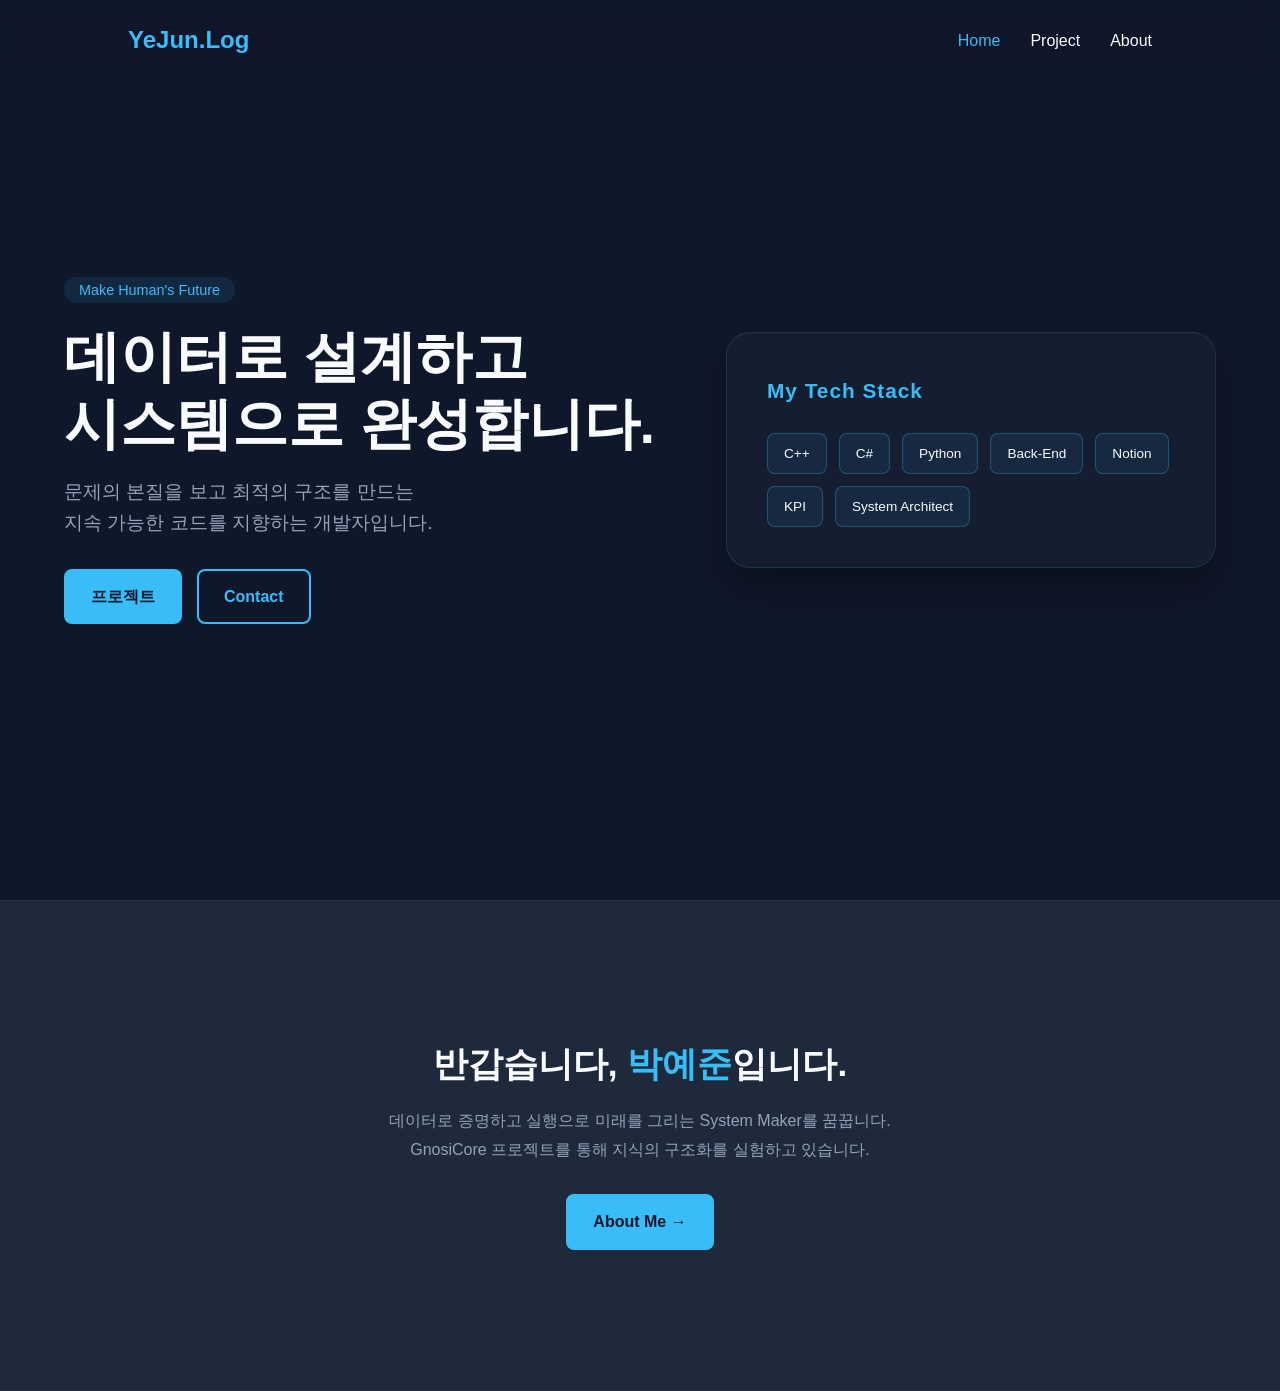
<file: index.html>
<!DOCTYPE html>
<html lang="ko">
<head>
    <link rel="icon" href="/images/favicon.png" type="image/png">
    <meta charset="UTF-8">
    <meta name="viewport" content="width=device-width, initial-scale=1.0">
    <title>YeJun.Log</title>
    <link rel="stylesheet" href="style.css">
</head>
<body>
    <nav class="navbar">
        <a href="index.html" class="logo">YeJun.<span>Log</span></a>

        <div class="hamburger" id="hamburger">
            <span class="bar"></span>
            <span class="bar"></span>
            <span class="bar"></span>
        </div>

        <ul class="nav-links" id="nav-links">
            <li><a href="index.html" class="active">Home</a></li>
            <li><a href="projects/index.html">Project</a></li>
            <li><a href="about.html">About</a></li>
        </ul>
    </nav>

    <header id="home" class="hero">
        <div class="hero-container">
            <div class="hero-content">
                <span class="badge">Make Human's Future</span>
                <h1>데이터로 설계하고<br>시스템으로 완성합니다.</h1>
                <p>문제의 본질을 보고 최적의 구조를 만드는<br>지속 가능한 코드를 지향하는 개발자입니다.</p>
                <div class="hero-btns">
                    <a href="projects/index.html" class="btn-primary">프로젝트</a>
                    <a href="contact.html" class="btn-outline">Contact</a>
                </div>
            </div>

            <div class="hero-skills-card">
                <h3>My Tech Stack</h3>
                <div class="skills-grid">
                    <span class="skill-badge">C++</span>
                    <span class="skill-badge">C#</span>
                    <span class="skill-badge">Python</span>
                    <span class="skill-badge">Back-End</span>
                    <span class="skill-badge">Notion</span>
                    <span class="skill-badge">KPI</span>
                    <span class="skill-badge">System Architect</span>
                </div>
            </div>
        </div>
    </header>


    <section class="section bg-alternate">
        <div class="container scroll-fade">
            <h2 class="section-title">반갑습니다, <br class="mobile-break"><span>박예준</span>입니다.</h2>
            <p class="section-desc">데이터로 증명하고 실행으로 미래를 그리는 System Maker를 꿈꿉니다.<br>GnosiCore 프로젝트를 통해 지식의 구조화를 실험하고 있습니다.</p>
            
            <div style="text-align: center; margin-top: 30px;">
                <a href="about.html" class="btn-primary">About Me &rarr;</a>
            </div>
        </div>
    </section>

    <script src="data.js"></script>
    <script src="script.js"></script>
</body>
</html>
</file>
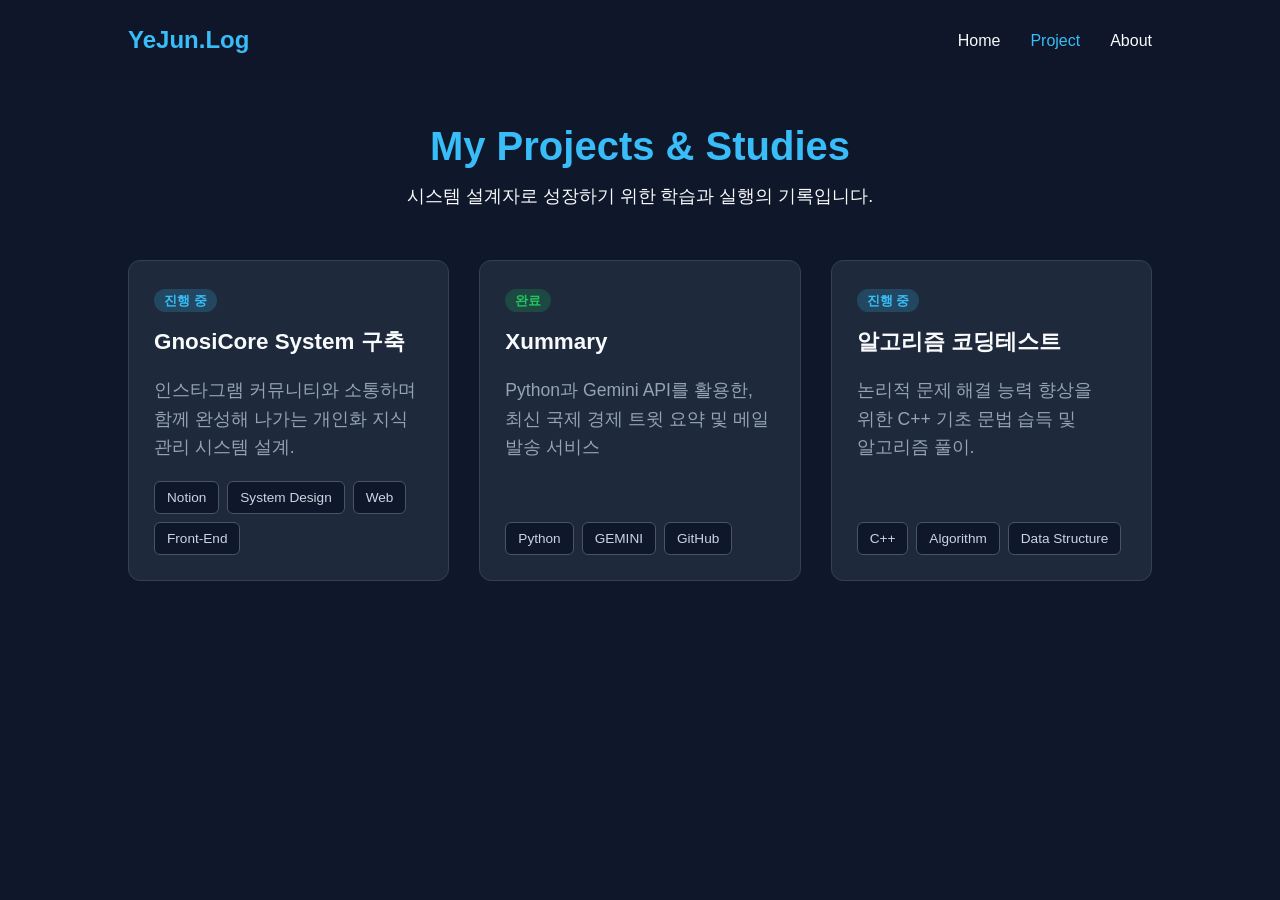
<file: projects/index.html>
<!DOCTYPE html>
<html lang="ko">
<head>
    <link rel="icon" href="/images/favicon.png" type="image/png">
    <meta charset="UTF-8">
    <meta name="viewport" content="width=device-width, initial-scale=1.0">
    <title>Projects - YeJun.Log</title>
    <link rel="stylesheet" href="../style.css">
</head>
<body>
    <nav class="navbar">
        <a href="../index.html" class="logo">YeJun.<span>Log</span></a>

        <div class="hamburger" id="hamburger">
            <span class="bar"></span>
            <span class="bar"></span>
            <span class="bar"></span>
        </div>

        <ul class="nav-links" id="nav-links">
            <li><a href="../index.html">Home</a></li>
            <li><a href="index.html" class="active">Project</a></li>
            <li><a href="../about.html">About</a></li>
        </ul>
    </nav>

    <main class="project-board">
        <div class="board-header">
            <h2>My Projects & Studies</h2>
            <p>시스템 설계자로 성장하기 위한 학습과 실행의 기록입니다.</p>
        </div>

        <div class="project-grid" id="project-list"></div>
    </main>
    <script src="../data.js"></script>
    <script src="../script.js"></script>
</body>
</html>
</file>
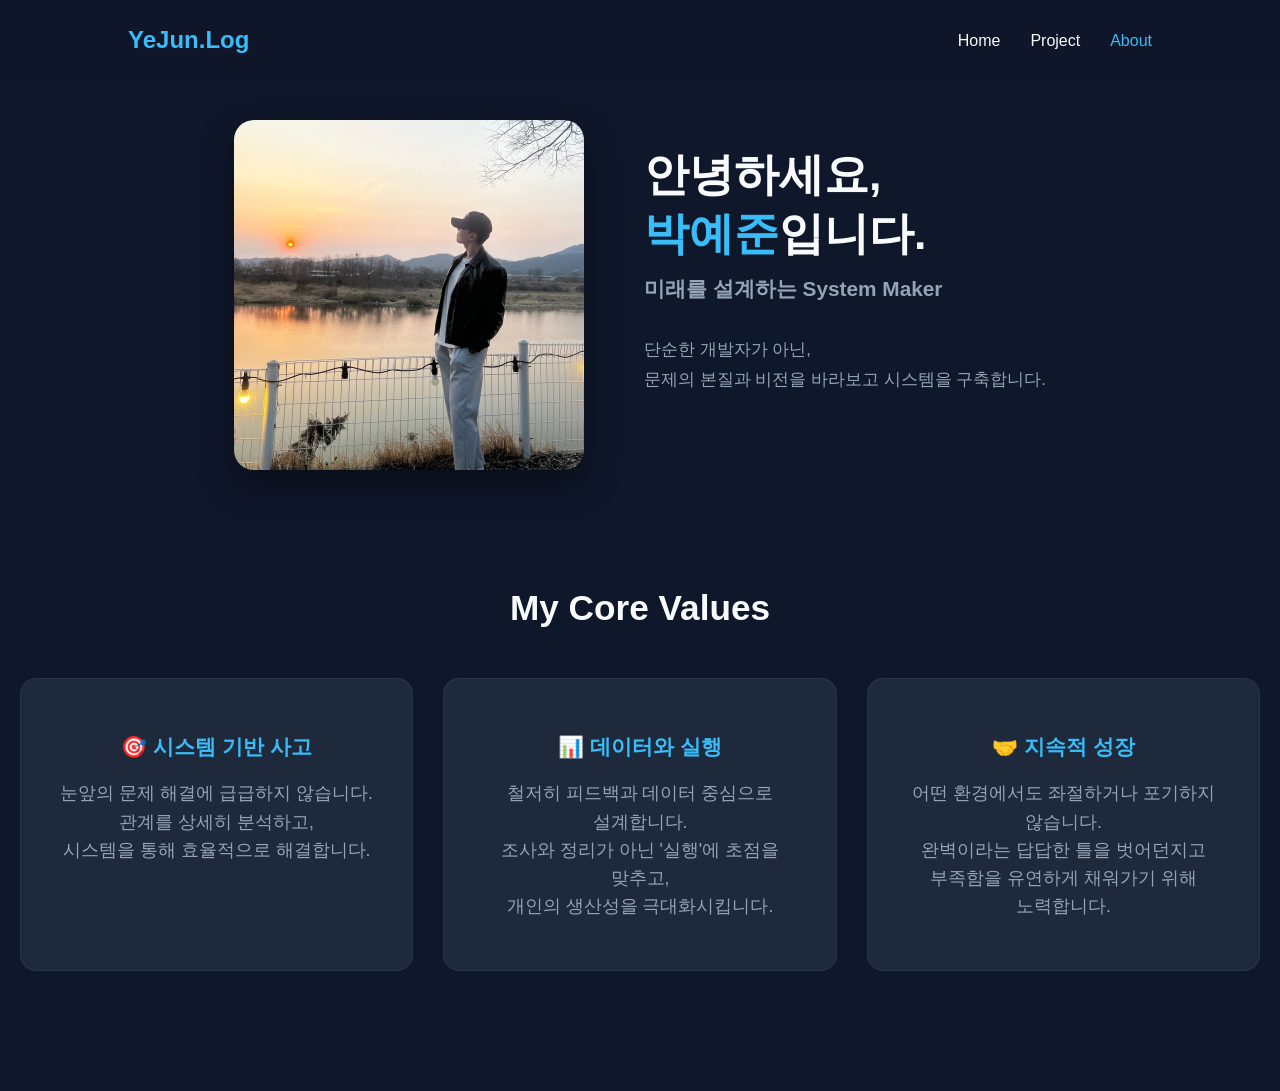
<file: about.html>
<!DOCTYPE html>
<html lang="ko">
<head>
    <link rel="icon" href="/images/favicon.png" type="image/png">
    <meta charset="UTF-8">
    <meta name="viewport" content="width=device-width, initial-scale=1.0">
    <title>About - YeJun.Log</title>
    <link rel="stylesheet" href="style.css">
</head>
<body>
    <nav class="navbar">
        <a href="index.html" class="logo">YeJun.<span>Log</span></a>

        <div class="hamburger" id="hamburger">
            <span class="bar"></span>
            <span class="bar"></span>
            <span class="bar"></span>
        </div>

        <ul class="nav-links" id="nav-links">
            <li><a href="index.html">Home</a></li>
            <li><a href="projects/index.html">Project</a></li>
            <li><a href="about.html" class="active">About</a></li>
        </ul>
    </nav>

    <main class="about-section">
        
        <div class="profile-container">
            <div class="profile-image">
                <img src="images/Profile (1).jpg" alt="박예준 프로필 사진">
            </div>
            
            <div class="profile-text">
                <h2>안녕하세요, <br> <span>박예준</span>입니다.</h2>
                <p class="subtitle">미래를 설계하는 System Maker</p>
                <div class="bio-content">
                    <p>단순한 개발자가 아닌, <br> 문제의 본질과 비전을 바라보고 시스템을 구축합니다.</p>
                    <br>
                    <p></p>
                </div>
            </div>
        </div>

        <div class="core-values">
            <h3>My Core Values</h3>
            <div class="value-grid">
                <div class="value-card">
                    <h4>🎯 시스템 기반 사고</h4>
                    <p>눈앞의 문제 해결에 급급하지 않습니다. <br>관계를 상세히 분석하고, <br>시스템을 통해 효율적으로 해결합니다.</p>
                </div>
                <div class="value-card">
                    <h4>📊 데이터와 실행</h4>
                    <p>철저히 피드백과 데이터 중심으로 설계합니다. <br>조사와 정리가 아닌 '실행'에 초점을 맞추고,<br>개인의 생산성을 극대화시킵니다. </p>
                </div>
                <div class="value-card">
                    <h4>🤝 지속적 성장</h4>
                    <p>어떤 환경에서도 좌절하거나 포기하지 않습니다. <br>완벽이라는 답답한 틀을 벗어던지고 <br> 부족함을 유연하게 채워가기 위해 노력합니다.</p>
                </div>
            </div>
        </div>

    </main>
    <script src="data.js"></script>
    <script src="script.js"></script>
</body>
</html>
</file>
<file: style.css>
:root{
    --bg-color: #0f172a;       /* 짙은 네이비 (기본 배경) */
    --card-bg: #1e293b;        /* 약간 밝은 네이비 (카드 및 구별되는 배경) */
    --primary-color : #38bdf8;
    --text-main: #f8fafc;
    --text-sub: #94a3b8;
    --transition: all 0.3s cubic-bezier(0.4, 0, 0.2, 1);
}

* { margin: 0; padding: 0; box-sizing: border-box; }

body{
    background-color: var(--bg-color);
    color : var(--text-main);
    font-family: 'Pretendard', -apple-system, sans-serif;
    line-height: 1.7;
    overflow-x: hidden; /* 가로 스크롤 방지 */
}

h1{
    font-size: clamp(2rem, 8vw, 3.5rem);
    line-height: 1.2;
    word-break: keep-all;
}

h2{
    font-size: clamp(1.5rem, 5vw, 2.5rem);
    line-height: 1.3;
    word-break: keep-all;
}

p{
    font-size: clamp(1rem, 2.5vw, 1.1rem);
    line-height: 1.6;
    word-break: keep-all;
    overflow-wrap: break-word;
}

.mobile-break{
    display: none;
}
/* --- 공통 레이아웃 & 네비게이션 --- */
.container { max-width: 1100px; margin : 0 auto; padding: 20px; }

.navbar{
    position : fixed; top: 0; width: 100%;
    display: flex; justify-content: space-between; align-items: center;
    padding: 20px 10%; background: rgba(15, 23, 42, 0.8);
    backdrop-filter: blur(10px); z-index: 1000;
}
.logo{ font-size: 1.5rem; font-weight: 800; color: var(--primary-color); text-decoration: none; }
.nav-links{ display: flex; list-style: none; gap:30px; }
.nav-links a { color: var(--text-main); text-decoration: none; font-weight: 500; transition: var(--transition); }
.nav-links a:hover, .nav-links a.active { color: var(--primary-color); }

/* --- 버튼 스타일 --- */
.btn-primary, .btn-outline {
    padding: 12px 25px; border-radius: 8px; font-weight: bold;
    cursor: pointer; text-decoration: none; display: inline-block;
    border: 2px solid var(--primary-color); transition: var(--transition);
}
.btn-primary { background-color: var(--primary-color); color: var(--bg-color); }
.btn-primary:hover { background-color: transparent; color: var(--primary-color); }
.btn-outline { background-color: transparent; color: var(--primary-color); }
.btn-outline:hover { background-color: var(--primary-color); color: var(--bg-color); }

/* --- index.html (홈 화면) --- */
.hero { min-height: 100vh; height: auto; display: flex; align-items: center; padding: 100px 0; }
.badge { background: rgba(56, 189, 248, 0.1); color: var(--primary-color); padding: 5px 15px; border-radius: 20px; font-size: 0.9rem; }
.hero h1 { font-size: clamp(2rem, 8vw, 3.5rem); margin: 20px 0; line-height: 1.2; }
.hero p { color: var(--text-sub); font-size: 1.2rem; max-width: 600px; margin-bottom: 30px; }
.hero-btns { display: flex; gap: 15px; }

/* 🌟 새롭게 추가된 섹션 스타일 & 스크롤 애니메이션 🌟 */
.section { padding: 120px 10%; }
.bg-alternate { 
    background-color: var(--card-bg); /* 히어로 섹션과 구별되는 색상 */
    border-top: 1px solid rgba(255, 255, 255, 0.05);
    border-bottom: 1px solid rgba(255, 255, 255, 0.05);
}
.section-title { text-align: center; font-size: 2.2rem; margin-bottom: 20px; font-weight: 800; color: var(--text-main); }
.section-title span { color: var(--primary-color); }
.section-desc { text-align: center; font-size: 1rem; color: var(--text-sub); line-height: 1.8; }

/* 네가 설정한 0.4초짜리 스크롤 페이드인 애니메이션 */
.scroll-fade {
    opacity: 0;
    transform: translateY(40px); /* 처음에 아래로 40px 내려가 있음 */
    transition: opacity 0.4s ease-out, transform 0.4s ease-out; 
}
.scroll-fade.visible {
    opacity: 1;
    transform: translateY(0); /* 제자리로 스르륵 올라옴 */
}

/* --- project.html (프로젝트 보드) --- */
.project-board { padding: 120px 10% 50px; min-height: 100vh; }
.board-header { text-align: center; margin-bottom: 50px; }
.board-header h2 { font-size: 2.5rem; color: var(--primary-color); margin-bottom: 10px; }
.project-grid { display: grid; grid-template-columns: repeat(auto-fit, minmax(320px, 1fr)); gap: 30px; }
.project-card {
    background: var(--card-bg); border: 1px solid #334155; border-radius: 12px; padding: 25px;
    transition: transform 0.3s ease, box-shadow 0.3s ease; display: flex; flex-direction: column;
    cursor: pointer;
}
.project-card:hover { transform: translateY(-8px); box-shadow: 0 15px 30px rgba(0, 0, 0, 0.4); border-color: var(--primary-color); }
.card-header { margin-bottom: 15px; }
.card-header h3 { font-size: 1.4rem; margin-top: 10px; color: var(--text-main); }
.status-badge { font-size: 0.8rem; font-weight: bold; padding: 4px 10px; border-radius: 20px; }
.ongoing { background: rgba(56, 189, 248, 0.2); color: #38bdf8; }
.completed { background: rgba(34, 197, 94, 0.2); color: #22c55e; }
.project-card p { color: var(--text-sub); flex-grow: 1; margin-bottom: 20px; }
.tech-stack { display: flex; flex-wrap: wrap; gap: 8px; }
.tech-stack span { background: #0f172a; border: 1px solid #475569; padding: 4px 12px; border-radius: 6px; font-size: 0.85rem; color: #cbd5e1; }

/* --- about.html (어바웃 페이지) --- */
.about-section {
    /* 1. 자식 요소들을 중앙으로 모으기 위해 flex 설정 */
    display: flex;
    flex-direction: column;
    align-items: center; 
    
    padding: 120px 20px 80px;
    max-width: 1600px;
    margin: 0 auto;
    min-height: 100vh;
    width: 100%;
}

.profile-container {
    display: flex;
    align-items: center;
    gap: 60px;
    justify-content: center;
    
    /* 2. 중앙 정렬을 하려면 전체 너비가 부모보다 작아야 함 */
    width: 100%;
    max-width: 1200px; /* 상황에 맞춰서 적절히 조절해봐 */
    
    /* 3. margin 속성 합치기 (상단 0, 좌우 auto, 하단 100px) */
    margin-bottom: 100px;
}

.profile-image img { 
    align-items: center;
    image-rendering: -webkit-optimize-contrast;
    image-rendering: high-quality;
    backface-visibility: hidden;
    transform: translateZ(0);
    width: 350px; height: 350px; object-fit: cover; border-radius: 20px; box-shadow: 0 15px 35px rgba(0, 0, 0, 0.4); 
}
.profile-text h2 { font-size: 2.8rem; margin-bottom: 10px; color: var(--text-main); }
.profile-text h2 span { color: var(--primary-color); }
.profile-text .subtitle { color: var(--text-sub); font-size: 1.3rem; margin-bottom: 30px; font-weight: bold; }
.bio-content p { color: var(--text-sub); line-height: 1.8; font-size: 1.05rem; margin-bottom: 15px; }
.core-values h3 { font-size: 2.2rem; text-align: center; margin-bottom: 0px; color: var(--text-main); }
.value-grid { 
    justify-content: center; 
    display: grid; 
    grid-template-columns: repeat(3, 1fr); 
    gap: 30px; 
    max-width: 1600px; 
    margin: 0 auto; 
    padding: 40px 0;
}
.value-card { 
    width: 100%; 
    background: var(--card-bg);
    padding: 50px 30px; 
    border-radius: 16px; 
    text-align: center; 
    border: 1px solid rgba(255, 255, 255, 0.05); 
    transition: var(--transition); 
}
.value-card:hover { transform: translateY(-5px); border-color: var(--primary-color); }
.value-card h4 { font-size: 1.3rem; color: var(--primary-color); margin-bottom: 15px; }
.value-card p { color: var(--text-sub); line-height: 1.6; }

/* --- 프로젝트 상세 페이지 레이아웃 --- */
.project-detail-section {
    padding: 120px 10% 80px;
    max-width: 1600px;
    margin: 0 auto;
}

.detail-header { text-align: center; margin-bottom: 50px; }
.detail-header h1 { font-size: 3rem; margin: 15px 0; color: var(--text-main); }

/* 💡 학습 포인트 1: CSS Grid를 이용한 50:50 레이아웃 */
.detail-content-grid {
    display: grid;
    grid-template-columns: 4fr 6fr; /* 화면을 정확히 1:1 비율로 나눔 */
    gap: 40px;
    margin-bottom: 60px;
    align-items: center;
}

.detail-image img {
    image-rendering: -webkit-optimize-contrast;
    image-rendering: high-quality;

    backface-visibility: hidden;
    transform: translateZ(0);
    width: 100%;
    aspect-ratio: 16/10;
    object-fit: cover;
    object-position: center;
    border-radius: 12px;
    box-shadow: 0 10px 30px rgba(0,0,0,0.5);
}

.detail-info h2 { color: var(--primary-color); margin-bottom: 15px; }
.detail-info p { color: var(--text-sub); line-height: 1.8; }

/* --- 타임라인 (Timeline) UI 핵심 마법 --- */
.timeline-section {
    background: var(--card-bg);
    padding: 40px;
    border-radius: 16px;
    border: 1px solid rgba(255,255,255,0.05);
}

.timeline-section h2 { color: var(--text-main); margin-bottom: 30px; }

.timeline {
    list-style: none; /* 기본 점(bullet) 없애기 */
    position: relative;
    padding-left: 30px; /* 왼쪽에 선이 들어갈 공간 확보 */
}

/* 💡 학습 포인트 2: 가상 요소(::before)로 세로 선 긋기 
   HTML에 <div class="line"> 같은 걸 굳이 만들지 않고 CSS만으로 그리는 고급 기술이야. */
.timeline::before {
    content: '';
    position: absolute;
    left: 0;
    top: 0;
    bottom: 0;
    width: 2px;
    background: #334155; /* 세로 선 색상 */
}

.timeline-item {
    position: relative;
    margin-bottom: 30px;
}
.timeline-item:last-child { margin-bottom: 0; }

/* 💡 학습 포인트 3: 동그라미 노드 만들기 */
.timeline-item::before {
    content: '';
    position: absolute;
    left: -39px; /* 선 위에 정확히 겹치도록 왼쪽으로 밀기 */
    top: 5px;
    width: 14px;
    height: 14px;
    border-radius: 50%;
    background: var(--bg-color);
    border: 3px solid var(--primary-color); /* 파란색 테두리 링 */
}

.timeline-date {
    font-size: 0.9rem;
    color: var(--primary-color);
    font-weight: bold;
    margin-bottom: 5px;
}

.timeline-content h3 { font-size: 1.2rem; margin-bottom: 8px; color: var(--text-main); }
.timeline-content p { color: var(--text-sub); font-size: 0.95rem; line-height: 1.6; }

/* --- 코드 블록 (Syntax Highlighter) 디자인 --- */
.code-window {
    background-color: #1e1e1e; /* VS Code의 다크 테마 배경색 */
    border-radius: 8px;
    overflow: hidden; /* 모서리 밖으로 삐져나가는 요소 숨김 */
    box-shadow: 0 10px 30px rgba(0,0,0,0.5);
}

.code-header {
    background-color: #2d2d2d;
    padding: 10px 15px;
    display: flex;
    align-items: center;
    gap: 8px;
}

/* 맥 OS 창 제어 버튼 스타일 */
.dot {
    width: 12px;
    height: 12px;
    border-radius: 50%;
}
.dot.red { background-color: #ff5f56; }
.dot.yellow { background-color: #ffbd2e; }
.dot.green { background-color: #27c93f; }

.file-name {
    color: #858585;
    font-size: 0.85rem;
    margin-left: 10px;
    font-family: monospace; /* 개발자용 타자기 폰트 */
}

/* 코드 본문 스타일 */
pre {
    padding: 20px;
    margin: 0;
    overflow-x: auto; /* 코드가 너무 길면 밖으로 나가지 않고 가로 스크롤바 생성 */
}

code {
    font-family: 'Consolas', 'Courier New', monospace; /* 코딩용 폰트 적용 */
    color: #d4d4d4;
    font-size: 0.95rem;
    line-height: 1.5;
}

/* --- Contact 페이지 폼 전용 스타일 --- */
.contact-form {
    display: flex;
    flex-direction: column;
    gap: 30px;
    background: var(--card-bg);
    padding: 30px;
    border-radius: 12px;
    border: 1px solid rgba(255,255,255,0.05);
}

.input-group input, 
.input-group textarea {
    width: 100%;
    background: var(--bg-color);
    border: 1px solid #334155;
    color: var(--text-main);
    padding: 15px;
    border-radius: 8px;
    font-family: inherit;
    font-size: 1rem;
    transition: var(--transition);
}

/* 입력창 클릭(포커스) 시 파란색 테두리 효과 */
.input-group input:focus, 
.input-group textarea:focus {
    outline: none;
    border-color: var(--primary-color);
    box-shadow: 0 0 0 2px rgba(56, 189, 248, 0.2);
}

/* --- 햄버거 메뉴 기본 스타일 (데스크톱에선 숨김) --- */
.hamburger {
    display: none;
    cursor: pointer;
    flex-direction: column;
    gap: 5px;
}

.hamburger .bar {
    width: 25px;
    height: 3px;
    background-color: var(--text-main) !important;
    border-radius: 3px;
    transition: all 0.3s ease-in-out;
    display: block;
}

/* 📱 모바일 반응형 처리 */
@media (max-width: 768px) {
    .mobile-break{display: block};
    .hero h1 { font-size: 2.5rem; }
    .hero-skills-card{align-items: center;}
    .hero p { font-size: 1rem; }
    .navbar { padding: 20px 5%; }
    .profile-container { flex-direction: column; text-align: center; }
    .profile-image img { width: 250px; height: 250px; }
    .section { padding: 80px 5%; }
    .detail-content-grid { grid-template-columns: 1fr; }
    .contact-grid { grid-template-columns: 1fr !important; }

    .hamburger{display:flex !important;}
    .nav-links{
        position: absolute;
        top: 70px;
        right: -100%;
        flex-direction: column;
        background: rgba(15,23,42,0.95);
        backdrop-filter: blur(10px);
        width: 100%;
        text-align: center;
        transition: 0.3s ease-in-out;
        padding: 20px 0;
        box-shadow: 0 10px 20px rgba(0,0,0,0.5);
    }
    .nav-links li{margin: 15px 0;}
    .nav-links.active{right:0}

    .hamburger.toggle .bar:nth-child(1) {transform: translateY(8px) rotate(45deg) !important;}
    .hamburger.toggle .bar:nth-child(2) {opacity: 0; transform: translateX(-20px);}
    .hamburger.toggle .bar:nth-child(3) {transform: translateY(-8px) rotate(-45deg) !important;}
}

/* 1. 히어로 섹션 가로 배치 설정 */
.hero-container {
    display: flex;
    align-items: center;
    justify-content: space-between;
    gap: 50px;
    max-width: 1500px;
    margin: 0 auto;
    padding: 0 5%;
    width: 100%;
}

/* 2. 텍스트 영역 넓이 조절 */
.hero-content {
    flex: 1.2; /* 텍스트가 공간을 더 많이 차지하도록 */
    text-align: left; /* 중앙 정렬에서 왼쪽 정렬로 변경 */
}

/* 3. 오른쪽 기술 스택 카드 디자인 */
.hero-skills-card {
    flex: 0.8;
    background: rgba(30, 41, 59, 0.4); /* 반투명한 네이비 */
    padding: 40px;
    border-radius: 24px;
    border: 1px solid rgba(56, 189, 248, 0.15);
    backdrop-filter: blur(10px); /* 글래스모피즘 효과 */
    box-shadow: 0 20px 40px rgba(0,0,0,0.3);
}

.hero-skills-card h3 {
    margin-bottom: 25px;
    font-size: 1.3rem;
    color: var(--primary-color);
    letter-spacing: 1px;
}

.skills-grid {
    display: flex;
    flex-wrap: wrap;
    gap: 12px;
}

.skill-badge {
    padding: 8px 16px;
    background: rgba(56, 189, 248, 0.08);
    border: 1px solid rgba(56, 189, 248, 0.3);
    color: var(--text-main);
    border-radius: 8px;
    font-size: 0.85rem;
    font-weight: 500;
    transition: all 0.3s ease;
}

.skill-badge:hover {
    background: var(--primary-color);
    color: white;
    transform: translateY(-3px);
}

/* 4. 모바일 반응형 (화면이 좁아지면 다시 위아래로) */
@media (max-width: 992px) {
    .hero {
        padding: 150px 20px 80px;
    }
    .hero-container {
        flex-direction: column;
        justify-content: center;
        gap:40px
    }
    .hero-content { text-align: center; width: 100%; }
    .hero-skills-card { width: 100%; margin-top: 20px; }

    .section{
        position: relative;
        clear:both;
    }
    .value-grid{
        grid-template-columns: repeat(1, 1fr);
        gap: 20px;
    }
}
</file>
